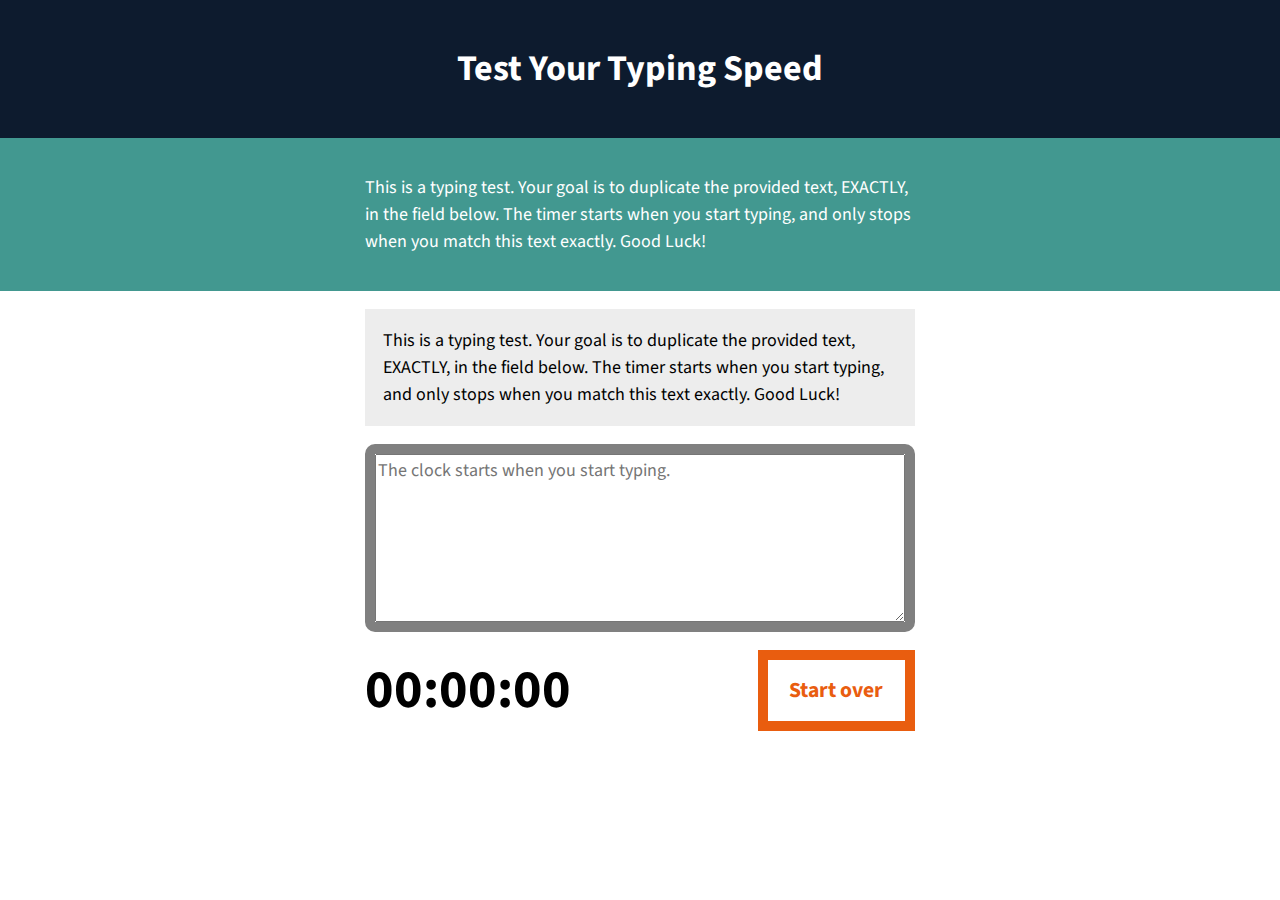
<file: FrontEndDevelopmentProjects/ResponsiveWebMarkup/index.html>
<!DOCTYPE html>
<html lang="en-US">

<head>
    <meta charset="UTF-8">
    <meta name="viewport" content="width=device-width, initial-scale=1">
    <title>JS Typing Speed Test</title>
    <script src="script.js" async></script>
    <link rel="stylesheet" href="//fonts.googleapis.com/css?family=Source+Sans+Pro:400,400i,700,700i,900,900i" type="text/css" media="all">
    <link rel="stylesheet" href="style.css">
</head>

<body>
    <header class="masthead">
        <h1>Test Your Typing Speed</h1>
    </header>
    <main class="main">
        <article class="intro">
            <p>This is a typing test. Your goal is to duplicate the provided text, EXACTLY, in the field below. The timer starts when you start typing, and only stops when you match this text exactly. Good Luck!</p>
        </article><!-- .intro -->
        <section class="test-area">
            <div id="origin-text">
                <p>This is a typing test. Your goal is to duplicate the provided text, EXACTLY, in the field below. The timer starts when you start typing, and only stops when you match this text exactly. Good Luck!</p>
            </div><!-- #origin-text -->

            <div class="test-wrapper">
                <textarea id="test-area" name="textarea" rows="6" placeholder="The clock starts when you start typing."></textarea>
            </div><!-- .test-wrapper -->

            <div class="meta">
                <section id="clock">
                    <div class="timer">00:00:00</div>
                </section>

                <button id="reset">Start over</button>
            </div><!-- .meta -->
        </section><!-- .test-area -->
    </main>

</body>

</html>
</file>
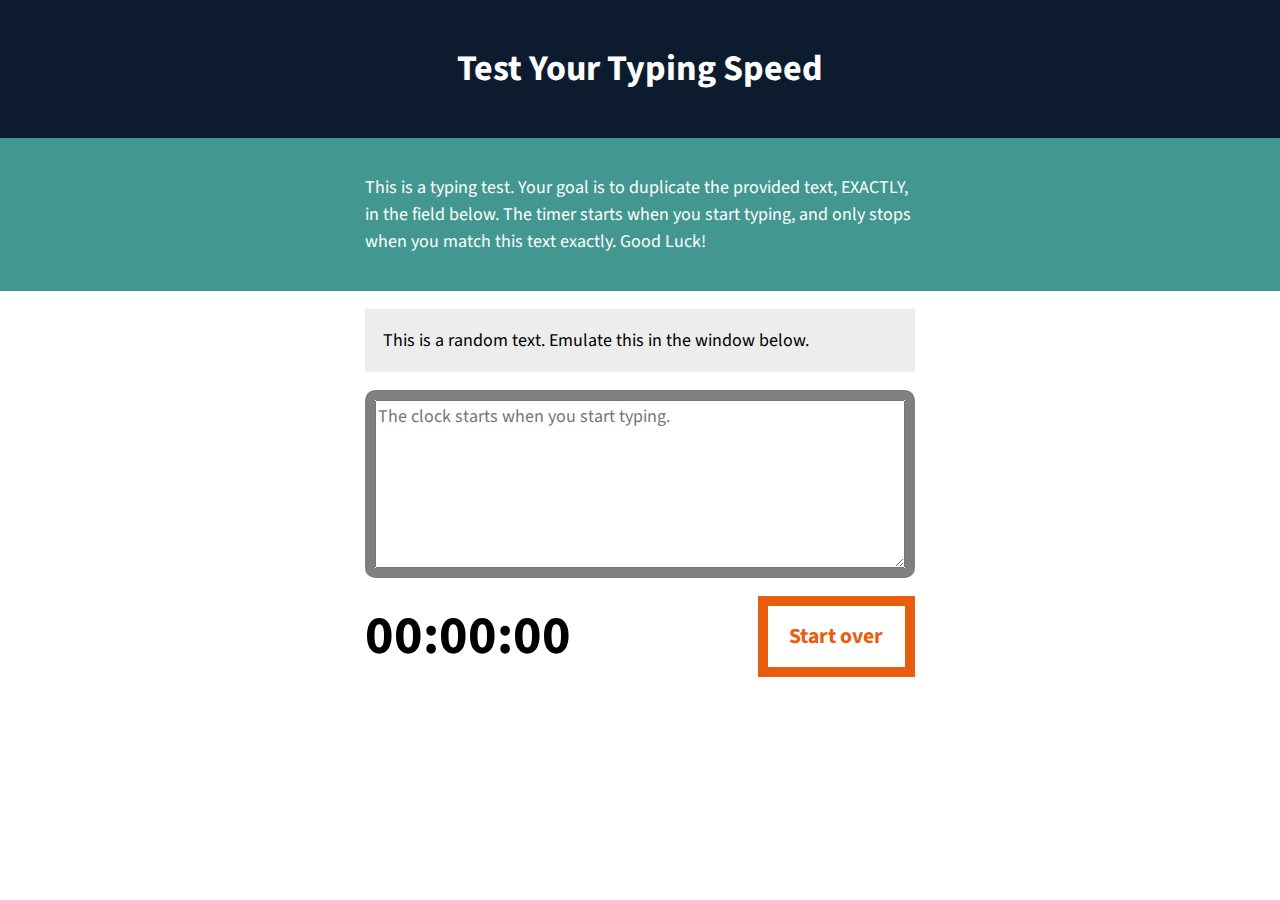
<file: FrontEndDevelopmentProjects/Typing_Speed_Tester/index.html>
<!DOCTYPE html>
<html lang="en-US">

<head>
    <meta charset="UTF-8">
    <meta name="viewport" content="width=device-width, initial-scale=1">
    <title>JS Typing Speed Test</title>
    <script src="script.js" async></script>
    <link rel="stylesheet" href="//fonts.googleapis.com/css?family=Source+Sans+Pro:400,400i,700,700i,900,900i" type="text/css" media="all">
    <link rel="stylesheet" href="style.css">
</head>

<body>
    <header class="masthead">
        <h1>Test Your Typing Speed</h1>
    </header>
    <main class="main">
        <article class="intro">
            <p>This is a typing test. Your goal is to duplicate the provided text, EXACTLY, in the field below. The timer starts when you start typing, and only stops when you match this text exactly. Good Luck!</p>
        </article><!-- .intro -->
        <section class="test-area">
            <div id="origin-text">
                <p>This is a random text. Emulate this in the window below.</p>
            </div><!-- #origin-text -->

            <div class="test-wrapper">
                <textarea id="test-area" name="textarea" rows="6" placeholder="The clock starts when you start typing."></textarea>
            </div><!-- .test-wrapper -->

            <div class="meta">
                <section id="clock">
                    <div class="timer">00:00:00</div>
                </section>

                <button id="reset">Start over</button>
            </div><!-- .meta -->
        </section><!-- .test-area -->
    </main>

</body>

</html>
</file>
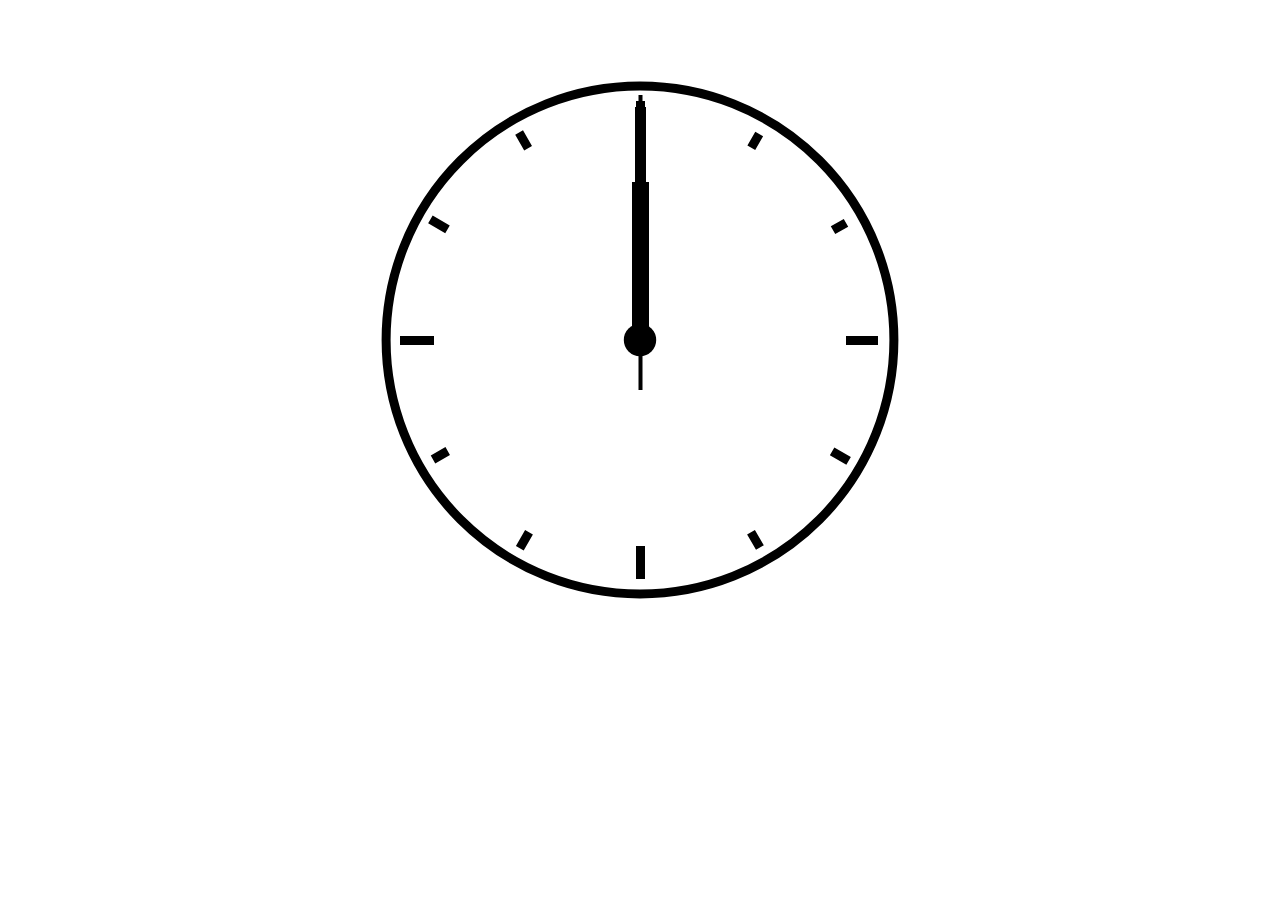
<file: FrontEndDevelopmentProjects/Wall_Clock/index.html>
<!DOCTYPE html>
<html lang="en-US">

<head>
    <meta charset="UTF-8">
    <meta name="viewport" content="width=device-width, initial-scale=1">
    <title>A Digital Analog Clock</title>
    <link rel="stylesheet" href="style.css" type="text/css" media="all">
    <script src="script.js" defer></script>
</head>

<body>
<main class="main">
    <div class="clockbox">
        <svg id="clock" xmlns="http://www.w3.org/2000/svg" width="600" height="600" viewBox="0 0 600 600">
            <g id="face">
                <circle class="circle" cx="300" cy="300" r="253.9"/>
                <path class="hour-marks" d="M300.5 94V61M506 300.5h32M300.5 506v33M94 300.5H60M411.3 107.8l7.9-13.8M493 190.2l13-7.4M492.1 411.4l16.5 9.5M411 492.3l8.9 15.3M189 492.3l-9.2 15.9M107.7 411L93 419.5M107.5 189.3l-17.1-9.9M188.1 108.2l-9-15.6"/>
                <circle class="mid-circle" cx="300" cy="300" r="16.2"/>
            </g>
            <g id="hour">
                <path class="hour-arm" d="M300.5 298V142"/>
                <circle class="sizing-box" cx="300" cy="300" r="253.9"/>
            </g>
            <g id="minute">
                <path class="minute-arm" d="M300.5 298V67"/>
                <circle class="sizing-box" cx="300" cy="300" r="253.9"/>
            </g>
            <g id="second">
                <path class="second-arm" d="M300.5 350V55"/>
                <circle class="sizing-box" cx="300" cy="300" r="253.9"/>
            </g>
        </svg>
    </div><!-- .clockbox -->
</main>

</body>

</html>
</file>
<file: FrontEndDevelopmentProjects/ResponsiveWebMarkup/style.css>
/*--------------------------------------------------------------
Typography
--------------------------------------------------------------*/

body,
button,
input,
select,
textarea {
	font-family: 'Source Sans Pro', 'Helvetica', Arial, sans-serif;
	font-size: 18px;
	line-height: 1.5;
}

h1,
h2,
h3,
h4,
h5,
h6 {
	clear: both;
}

p {
	margin-bottom: 1.5em;
}

b,
strong {
	font-weight: bold;
}

dfn,
cite,
em,
i {
	font-style: italic;
}

blockquote {
	margin: 0 1.5em;
}

address {
	margin: 0 0 1.5em;
}

pre {
	background: #eee;
	font-family: "Courier 10 Pitch", Courier, monospace;
	font-size: 15px;
	font-size: 1.5rem;
	line-height: 1.6;
	margin-bottom: 1.6em;
	max-width: 100%;
	overflow: auto;
	padding: 1.6em;
}

code,
kbd,
tt,
var {
	font: 15px Monaco, Consolas, "Andale Mono", "DejaVu Sans Mono", monospace;
}

abbr,
acronym {
	border-bottom: 1px dotted #666;
	cursor: help;
}

mark,
ins {
	background: #fff9c0;
	text-decoration: none;
}

sup,
sub {
	font-size: 75%;
	height: 0;
	line-height: 0;
	position: relative;
	vertical-align: baseline;
}

sup {
	bottom: 1ex;
}

sub {
	top: .5ex;
}

small {
	font-size: 75%;
}

big {
	font-size: 125%;
}

/*--------------------------------------------------------------
Layout
--------------------------------------------------------------*/
body {
    margin: 0;
    padding: 0;
}

.masthead {
    padding: 1em 2em;
    background-color: #0D1B2E;
    color: white;
}

.masthead h1 {
    text-align: center;
}

.intro {
    padding: 2em 2em;
    color: #ffffff;
    background: #429890;
}


.intro p,
.test-area {
    margin: 0 auto;
    max-width: 550px;
}

.test-area {
    margin-bottom: 4em;
    padding: 0 2em;
}

.test-wrapper {
    border: 10px solid grey;
    border-radius: 10px;
}

#origin-text {
    margin: 1em 0;
    padding: 1em 1em 0;
    background-color: #ededed;
}

#origin-text p {
    margin: 0;
    padding-bottom: 1em;
}

.test-wrapper {
    height: 200%;
    display: flex;
}

.test-wrapper textarea {
    flex: 1;
}

.meta {
    margin-top: 1em;
    display: flex;
    justify-content: space-between;
    flex-wrap: wrap;
}

.timer {
    font-size: 3em;
    font-weight: bold;
}

#reset {
    padding: .5em 1em;
    font-size: 1.2em;
    font-weight: bold;
    color: #E95D0F;
    background: white ;
    border: 10px solid #E95D0F;
}

#reset:hover {
    color: white;
    background-color: #E95D0F;
}
</file>
<file: FrontEndDevelopmentProjects/Typing_Speed_Tester/style.css>
/*--------------------------------------------------------------
Typography
--------------------------------------------------------------*/

body,
button,
input,
select,
textarea {
	font-family: 'Source Sans Pro', 'Helvetica', Arial, sans-serif;
	font-size: 18px;
	line-height: 1.5;
}

h1,
h2,
h3,
h4,
h5,
h6 {
	clear: both;
}

p {
	margin-bottom: 1.5em;
}

b,
strong {
	font-weight: bold;
}

dfn,
cite,
em,
i {
	font-style: italic;
}

blockquote {
	margin: 0 1.5em;
}

address {
	margin: 0 0 1.5em;
}

pre {
	background: #eee;
	font-family: "Courier 10 Pitch", Courier, monospace;
	font-size: 15px;
	font-size: 1.5rem;
	line-height: 1.6;
	margin-bottom: 1.6em;
	max-width: 100%;
	overflow: auto;
	padding: 1.6em;
}

code,
kbd,
tt,
var {
	font: 15px Monaco, Consolas, "Andale Mono", "DejaVu Sans Mono", monospace;
}

abbr,
acronym {
	border-bottom: 1px dotted #666;
	cursor: help;
}

mark,
ins {
	background: #fff9c0;
	text-decoration: none;
}

sup,
sub {
	font-size: 75%;
	height: 0;
	line-height: 0;
	position: relative;
	vertical-align: baseline;
}

sup {
	bottom: 1ex;
}

sub {
	top: .5ex;
}

small {
	font-size: 75%;
}

big {
	font-size: 125%;
}

/*--------------------------------------------------------------
Layout
--------------------------------------------------------------*/
body {
    margin: 0;
    padding: 0;
}

.masthead {
    padding: 1em 2em;
    background-color: #0D1B2E;
    color: white;
}

.masthead h1 {
    text-align: center;
}

.intro {
    padding: 2em 2em;
    color: #ffffff;
    background: #429890;
}


.intro p,
.test-area {
    margin: 0 auto;
    max-width: 550px;
}

.test-area {
    margin-bottom: 4em;
    padding: 0 2em;
}

.test-wrapper {
    border: 10px solid grey;
    border-radius: 10px;
}

#origin-text {
    margin: 1em 0;
    padding: 1em 1em 0;
    background-color: #ededed;
}

#origin-text p {
    margin: 0;
    padding-bottom: 1em;
}

.test-wrapper {
    height: 200%;
    display: flex;
}

.test-wrapper textarea {
    flex: 1;
}

.meta {
    margin-top: 1em;
    display: flex;
    justify-content: space-between;
    flex-wrap: wrap;
}

.timer {
    font-size: 3em;
    font-weight: bold;
}

#reset {
    padding: .5em 1em;
    font-size: 1.2em;
    font-weight: bold;
    color: #E95D0F;
    background: white ;
    border: 10px solid #E95D0F;
}

#reset:hover {
    color: white;
    background-color: #E95D0F;
}
</file>
<file: FrontEndDevelopmentProjects/Wall_Clock/style.css>
/* Layout */
.main {
    display: flex;
    padding: 2em;
    height: 90vh;
    justify-content: center;
    align-items: middle;
}

.clockbox,
#clock {
    width: 100%;
}

/* Clock styles */
.circle {
    fill: none;
    stroke: #000;
    stroke-width: 9;
    stroke-miterlimit: 10;
}

.mid-circle {
    fill: #000;
}
.hour-marks {
    fill: none;
    stroke: #000;
    stroke-width: 9;
    stroke-miterlimit: 10;
}

.hour-arm {
    fill: none;
    stroke: #000;
    stroke-width: 17;
    stroke-miterlimit: 10;
}

.minute-arm {
    fill: none;
    stroke: #000;
    stroke-width: 11;
    stroke-miterlimit: 10;
}

.second-arm {
    fill: none;
    stroke: #000;
    stroke-width: 4;
    stroke-miterlimit: 10;
}

/* Transparent box ensuring arms center properly. */
.sizing-box {
    fill: none;
}

/* Make all arms rotate around the same center point. */
/* Optional: Use transition for animation. */
#hour,
#minute,
#second {
    transform-origin: 300px 300px;
    transition: transform .5s ease-in-out;
}
</file>
